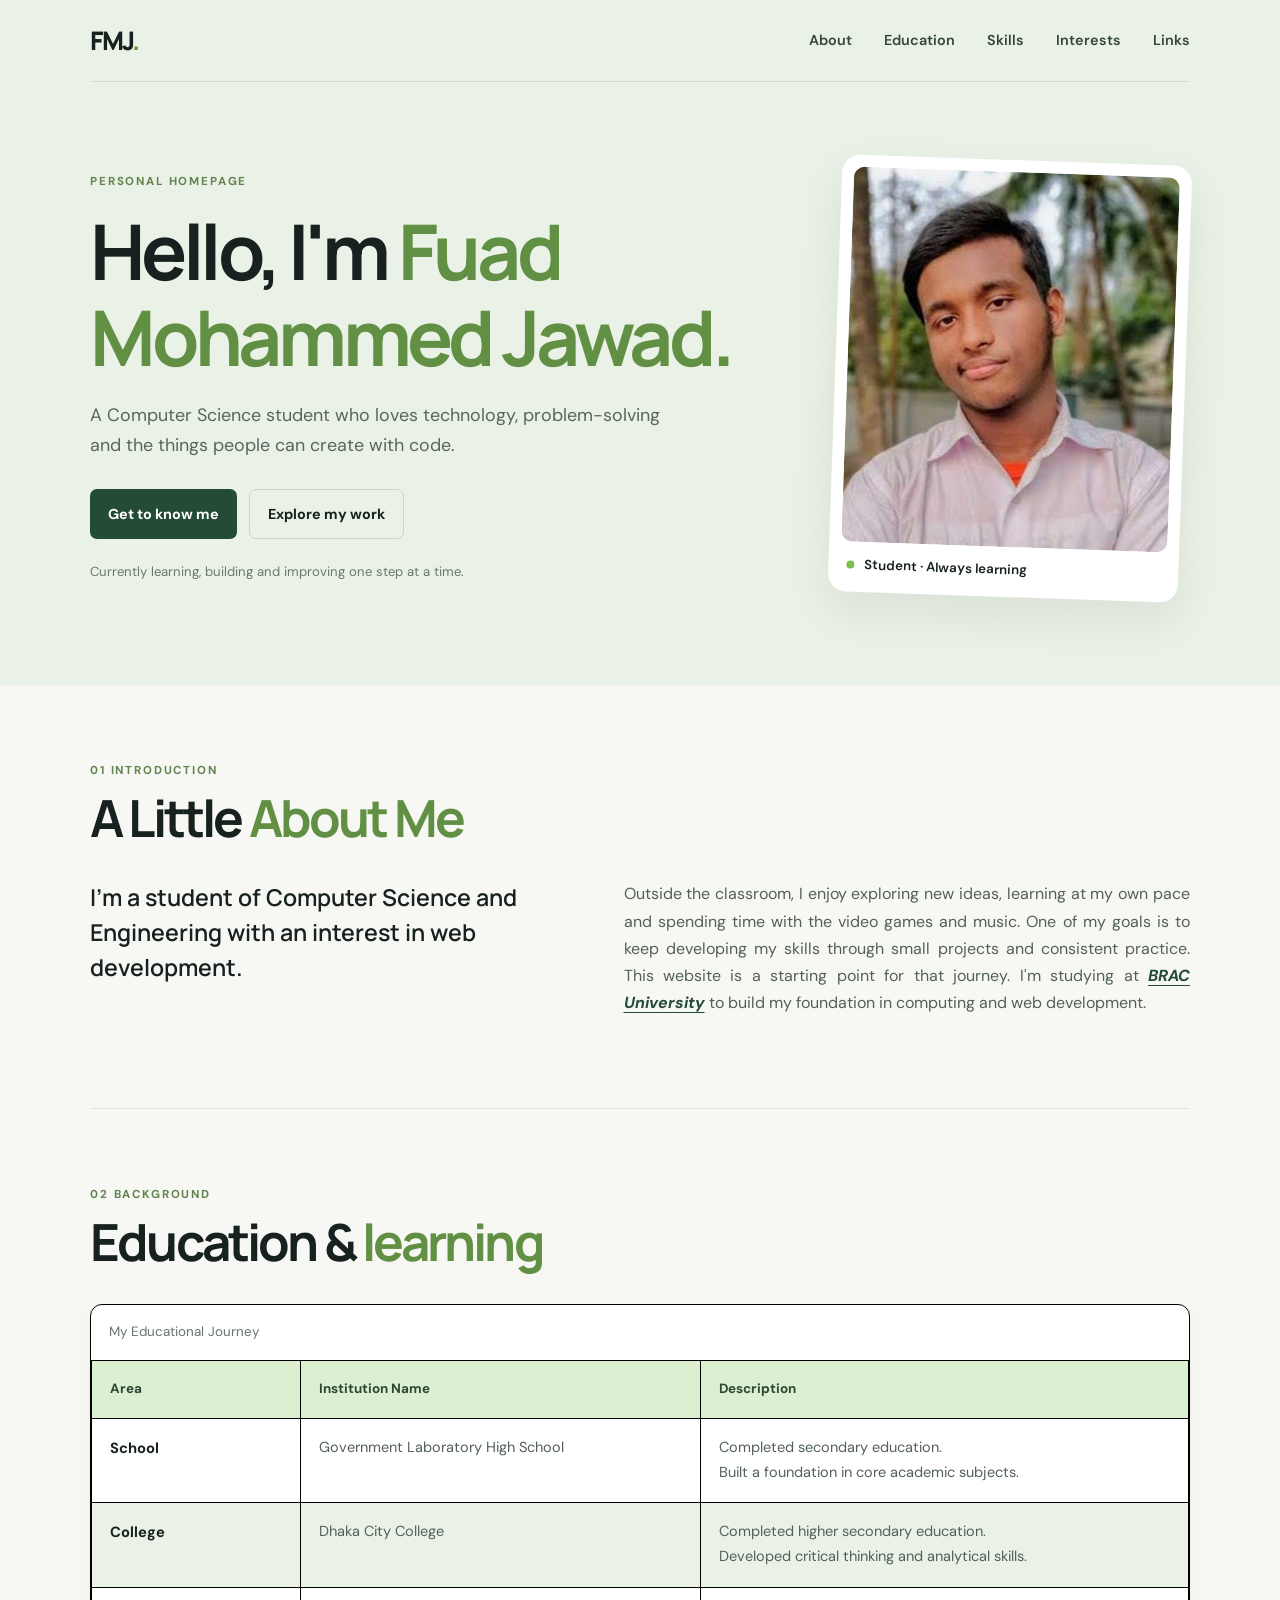
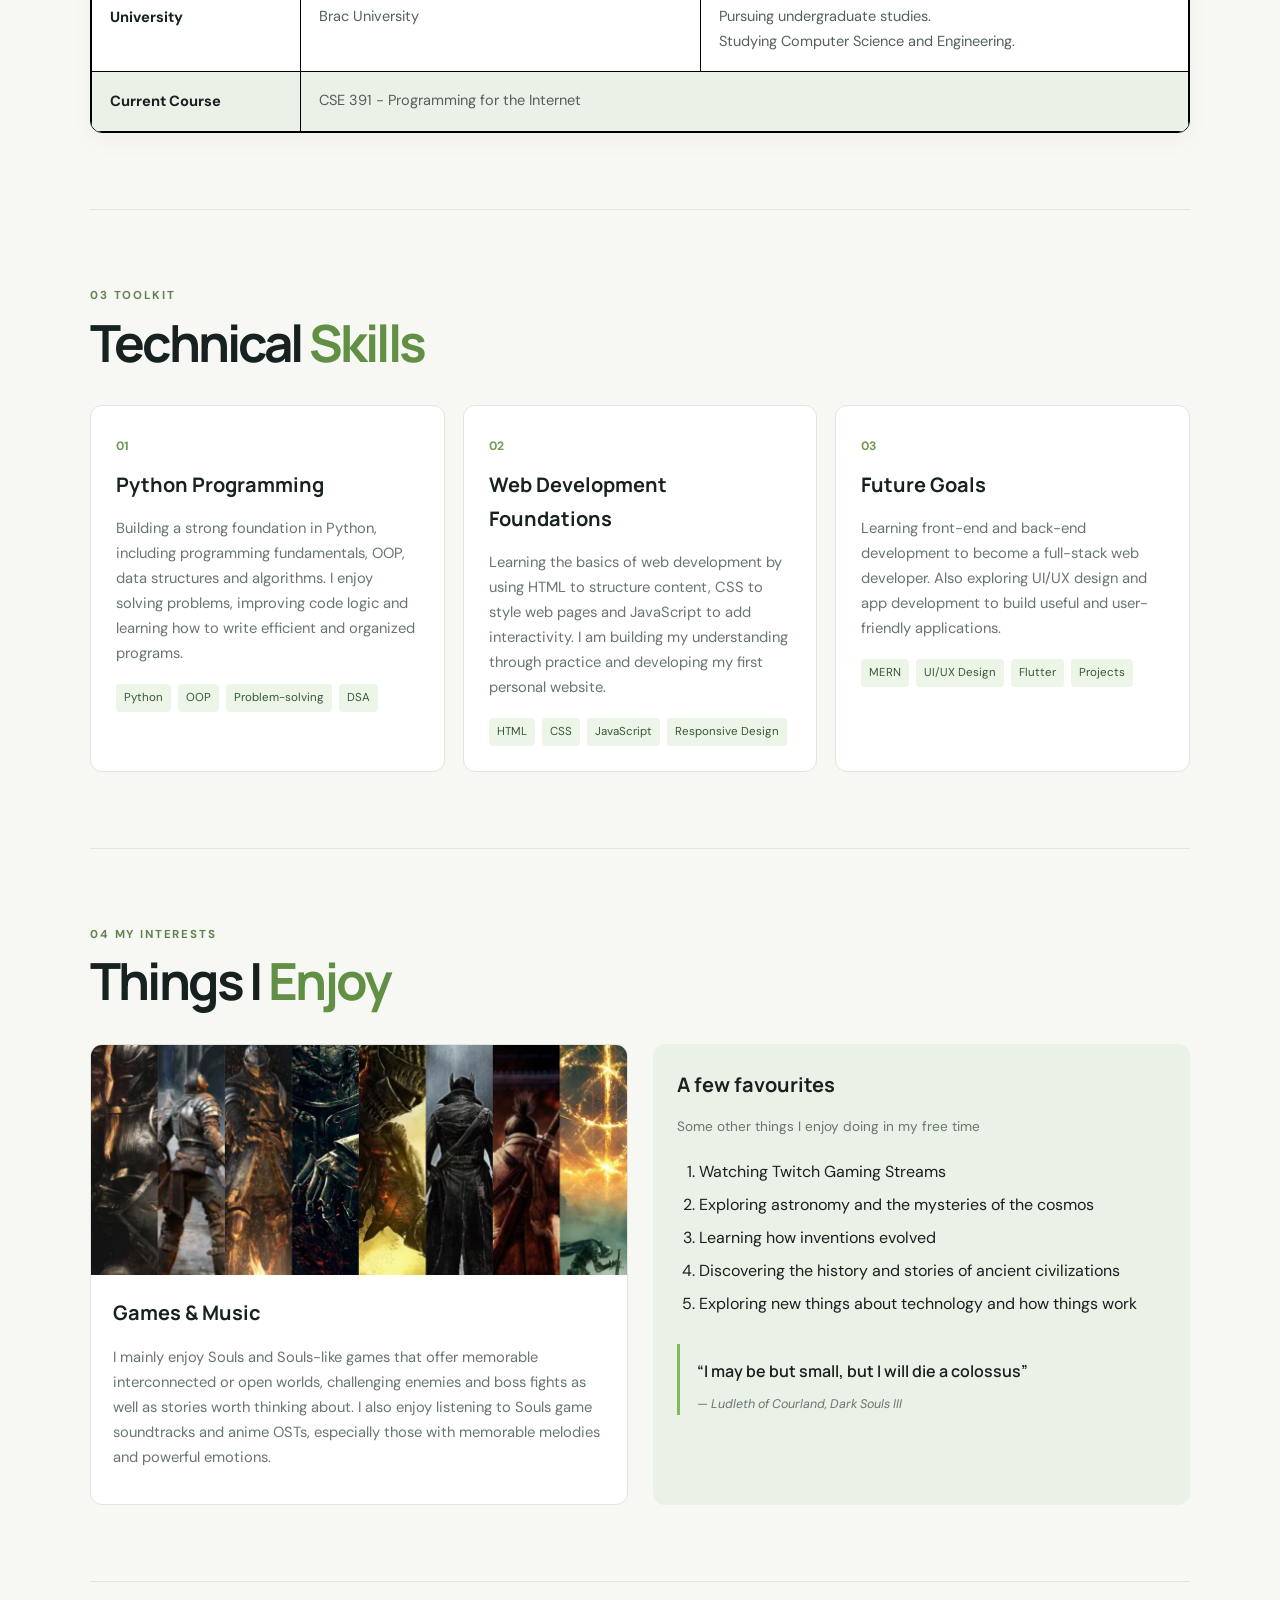
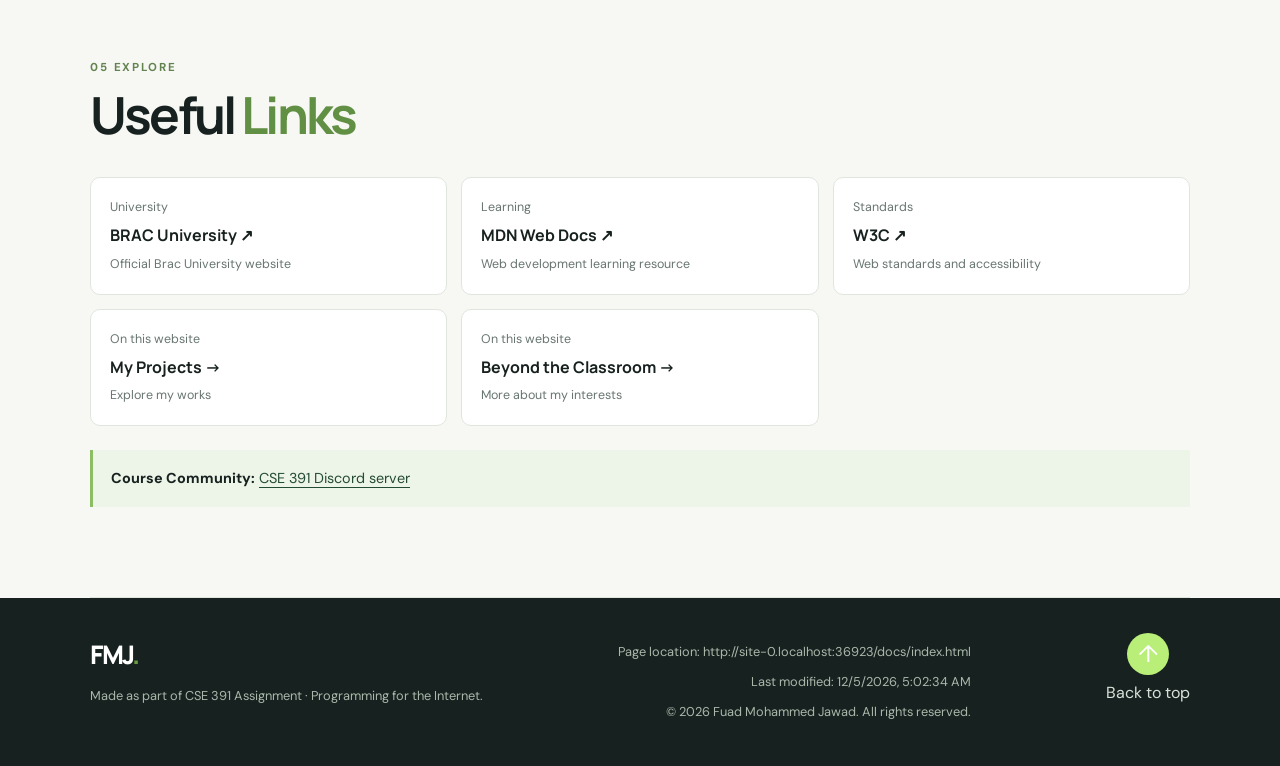
<file: docs/index.html>
<!DOCTYPE html>
<html lang="en">
<head>
  <meta charset="UTF-8">
  <meta name="viewport" content="width=device-width, initial-scale=1.0">
  <meta name="description" content="A personal homepage and portfolio for a Computer Science student.">
  <title>Personal Homepage | Fuad Mohammed Jawad</title>
  <link rel="stylesheet" href="https://fonts.googleapis.com/css2?family=DM+Sans:wght@400;500;600;700&family=Manrope:wght@400;500;600;700;800&display=swap">
  <link rel="stylesheet" href="style.css">
  <style>
    h1{letter-spacing: 0.5px;}
  </style>
  <script src="script.js" defer></script>
</head>
<body>
  <a class="skip-link" href="#main">Skip to content</a>

  <header class="site-header" id="top">
    <div class="nav-wrap">
      <a class="brand" href="index.html">FMJ<span>.</span></a>
      <nav aria-label="main-navigation">
        <a href="#about">About</a>
        <a href="#education">Education</a>
        <a href="#skills">Skills</a>
        <a href="#interests">Interests</a>
        <a href="#links">Links</a>
      </nav>
    </div>
    <div class="hero container">
      <div class="hero-copy">
        <p class="eyebrow">PERSONAL HOMEPAGE</p>
        <h1>Hello, I'm <span>Fuad Mohammed Jawad.</span></h1>
        <p class="hero-text">A Computer Science student who loves technology, problem-solving and the things people can create with code.</p>
        <div class="hero-actions">
          <a class="button primary" href="#about">Get to know me</a>
          <a class="button secondary" href="projects.html">Explore my work</a>
        </div>
        <p class="hero-note">Currently learning, building and improving one step at a time.</p>
      </div>
      <div class="portrait-card">
        <img src="images/FMJ.jpg" alt="Fuad Mohammed Jawad">
        <div class="portrait-caption"><span class="status-dot"></span> Student · Always learning</div>
      </div>
    </div>
  </header>

  <main id="main" class="container">
    <section class="intro section" id="about">
      <div class="section-heading">
        <p class="eyebrow">01 INTRODUCTION</p>
        <h2>A Little <span>About Me</span></h2>
      </div>
      <div class="intro-grid">
        <p class="lead">I'm a student of Computer Science and Engineering with an interest in web development.</p>
        <div class="body-copy">
          <p>Outside the classroom, I enjoy exploring new ideas, learning at my own pace and spending time with the video games and music. One of my goals is to keep developing my skills through small projects and consistent practice. This website is a starting point for that journey. I'm studying at <a href="https://www.bracu.ac.bd/" target="_blank" rel="noopener noreferrer"><em>BRAC University</em></a> to build my foundation in computing and web development.</p>
        </div>
      </div>
    </section>

    <section class="section" id="education">
      <div class="section-heading">
        <p class="eyebrow">02 BACKGROUND</p>
        <h2>Education &amp; <span>learning</span></h2>
      </div>
      <div class="table-wrap">
        <table>
          <caption>My Educational Journey</caption>
          <thead>
            <tr>
              <th scope="col">Area</th>
              <th scope="col">Institution Name</th>
              <th scope="col">Description</th>
            </tr>
          </thead>
          <tbody>
            <tr>
              <th scope="row">School</th>
              <td>Government Laboratory High School</td>
              <td>
                Completed secondary education.<br>
                Built a foundation in core academic subjects.
              </td>
            </tr>
            <tr>
              <th scope="row">College</th>
              <td>Dhaka City College</td>
              <td>
                Completed higher secondary education.<br>
                Developed critical thinking and analytical skills.
              </td>
            </tr>
            <tr>
              <th scope="row">University</th>
              <td>Brac University</td>
              <td>
                Pursuing undergraduate studies.<br>
                Studying Computer Science and Engineering.
              </td>
            </tr>
            <tr>
              <th scope="row">Current Course</th>
              <td colspan="2">CSE 391 - Programming for the Internet</td>
            </tr>
          </tbody>
        </table>
      </div>
    </section>

    <section class="section" id="skills">
      <div class="section-heading">
        <p class="eyebrow">03 TOOLKIT</p>
        <h2>Technical <span>Skills</span></h2>
      </div>
      <div class="cards-grid">
        <article class="info-card">
          <span class="card-number">01</span>
          <h3>Python Programming</h3>
          <p>
            Building a strong foundation in Python, including programming fundamentals, OOP, data structures and algorithms. I enjoy solving problems, improving code logic and learning how to write efficient and organized programs.
          </p>
          <div class="tags">
            <span>Python</span>
            <span>OOP</span>
            <span>Problem-solving</span>
            <span>DSA</span>
          </div>
        </article>
        
        <article class="info-card">
          <span class="card-number">02</span>
          <h3>Web Development Foundations</h3>
          <p>
            Learning the basics of web development by using HTML to structure content, CSS to style web pages and JavaScript to add interactivity. I am building my understanding through practice and developing my first personal website.
          </p>
          <div class="tags">
            <span>HTML</span>
            <span>CSS</span>
            <span>JavaScript</span>
            <span>Responsive Design</span>
          </div>
        </article>

        <article class="info-card">
          <span class="card-number">03</span>
          <h3>Future Goals</h3>
          <p>
            Learning front-end and back-end development to become a full-stack web developer. Also exploring UI/UX design and app development to build useful and user-friendly applications.
          </p>
          <div class="tags">
            <span>MERN</span>
            <span>UI/UX Design</span>
            <span>Flutter</span>
            <span>Projects</span>
          </div>
        </article>
      </div>
    </section>

    <section class="section interests-section" id="interests">
      <div class="section-heading">
        <p class="eyebrow">04 MY INTERESTS</p>
        <h2>
          Things I <span>Enjoy</span>
        </h2>
      </div>
      <div class="interests-grid">
        <div class="interest-feature">
          <img src="images/Souls%20Games.webp" alt="The Souls series" loading="lazy" style="object-position: center 25%">
          <div>
            <h3>Games &amp; Music</h3>
            <p>
              I mainly enjoy Souls and Souls-like games that offer memorable interconnected or open worlds, challenging enemies and boss fights as well as stories worth thinking about. I also enjoy listening to Souls game soundtracks and anime OSTs, especially those with memorable melodies and powerful emotions.
            </p>
          </div>
        </div>
        
        <div class="interest-list">
          <h3>A few favourites</h3>
          <p class="muted">
            Some other things I enjoy doing in my free time
          </p>
          <ol>
            <li>Watching Twitch Gaming Streams</li>
            <li>Exploring astronomy and the mysteries of the cosmos</li>
            <li>Learning how inventions evolved</li>
            <li>Discovering the history and stories of ancient civilizations</li>
            <li>Exploring new things about technology and how things work</li>
          </ol>
          <blockquote>
            “I may be but small, but I will die a colossus”
            <cite>— Ludleth of Courland, Dark Souls III</cite>
          </blockquote>
        </div>
      </div>
    </section>

    <section class="section links-section" id="links">
      <div class="section-heading">
        <p class="eyebrow">05 EXPLORE</p>
        <h2>Useful <span>Links</span></h2>
      </div>
      <div class="link-grid">
        <a class="link-card" href="https://www.bracu.ac.bd/" target="_blank" rel="noopener noreferrer">
          <span>University</span>
          <strong>BRAC University ↗</strong>
          <small>Official Brac University website</small>
        </a>

        <a class="link-card" href="https://developer.mozilla.org/en-US/docs/Learn" target="_blank" rel="noopener noreferrer">
          <span>Learning</span>
          <strong>MDN Web Docs ↗</strong>
          <small>Web development learning resource</small>
        </a>

        <a class="link-card" href="https://www.w3.org/" target="_blank" rel="noopener noreferrer">
          <span>Standards</span>
          <strong>W3C ↗</strong>
          <small>Web standards and accessibility</small>
        </a>

        <a class="link-card" href="projects.html">
          <span>On this website</span>
          <strong>My Projects →</strong>
          <small>Explore my works</small>
        </a>
        
        <a class="link-card" href="hobbies.html">
          <span>On this website</span>
          <strong>Beyond the Classroom →</strong>
          <small>More about my interests</small>
        </a>
      </div>

      <p class="discord-note">
        <strong>Course Community:</strong> <a href="https://discord.gg/DrbyuXnzH" rel="noopener noreferrer">CSE 391 Discord server</a>
      </p>
    </section>
  </main>

  <footer class="site-footer">
    <div class="container footer-inner">
      <div>
        <span class="brand footer-brand">
          FMJ<span>.</span>
        </span>
        <p>Made as part of CSE 391 Assignment · Programming for the Internet.</p>
      </div>
      <div class="footer-meta">
        <p id="page-location">Page location: loading…</p>
        <p id="last-modified">Last modified: loading…</p>
        <p>© <span id="year">2026</span> Fuad Mohammed Jawad. All rights reserved.</p>
      </div>

      <a class="back-to-top" href="#top">
        <span class="back-to-top-icon">↑</span>
        <span>Back to top</span>
      </a>
    </div>
  </footer>
</body>
</html>
</file>
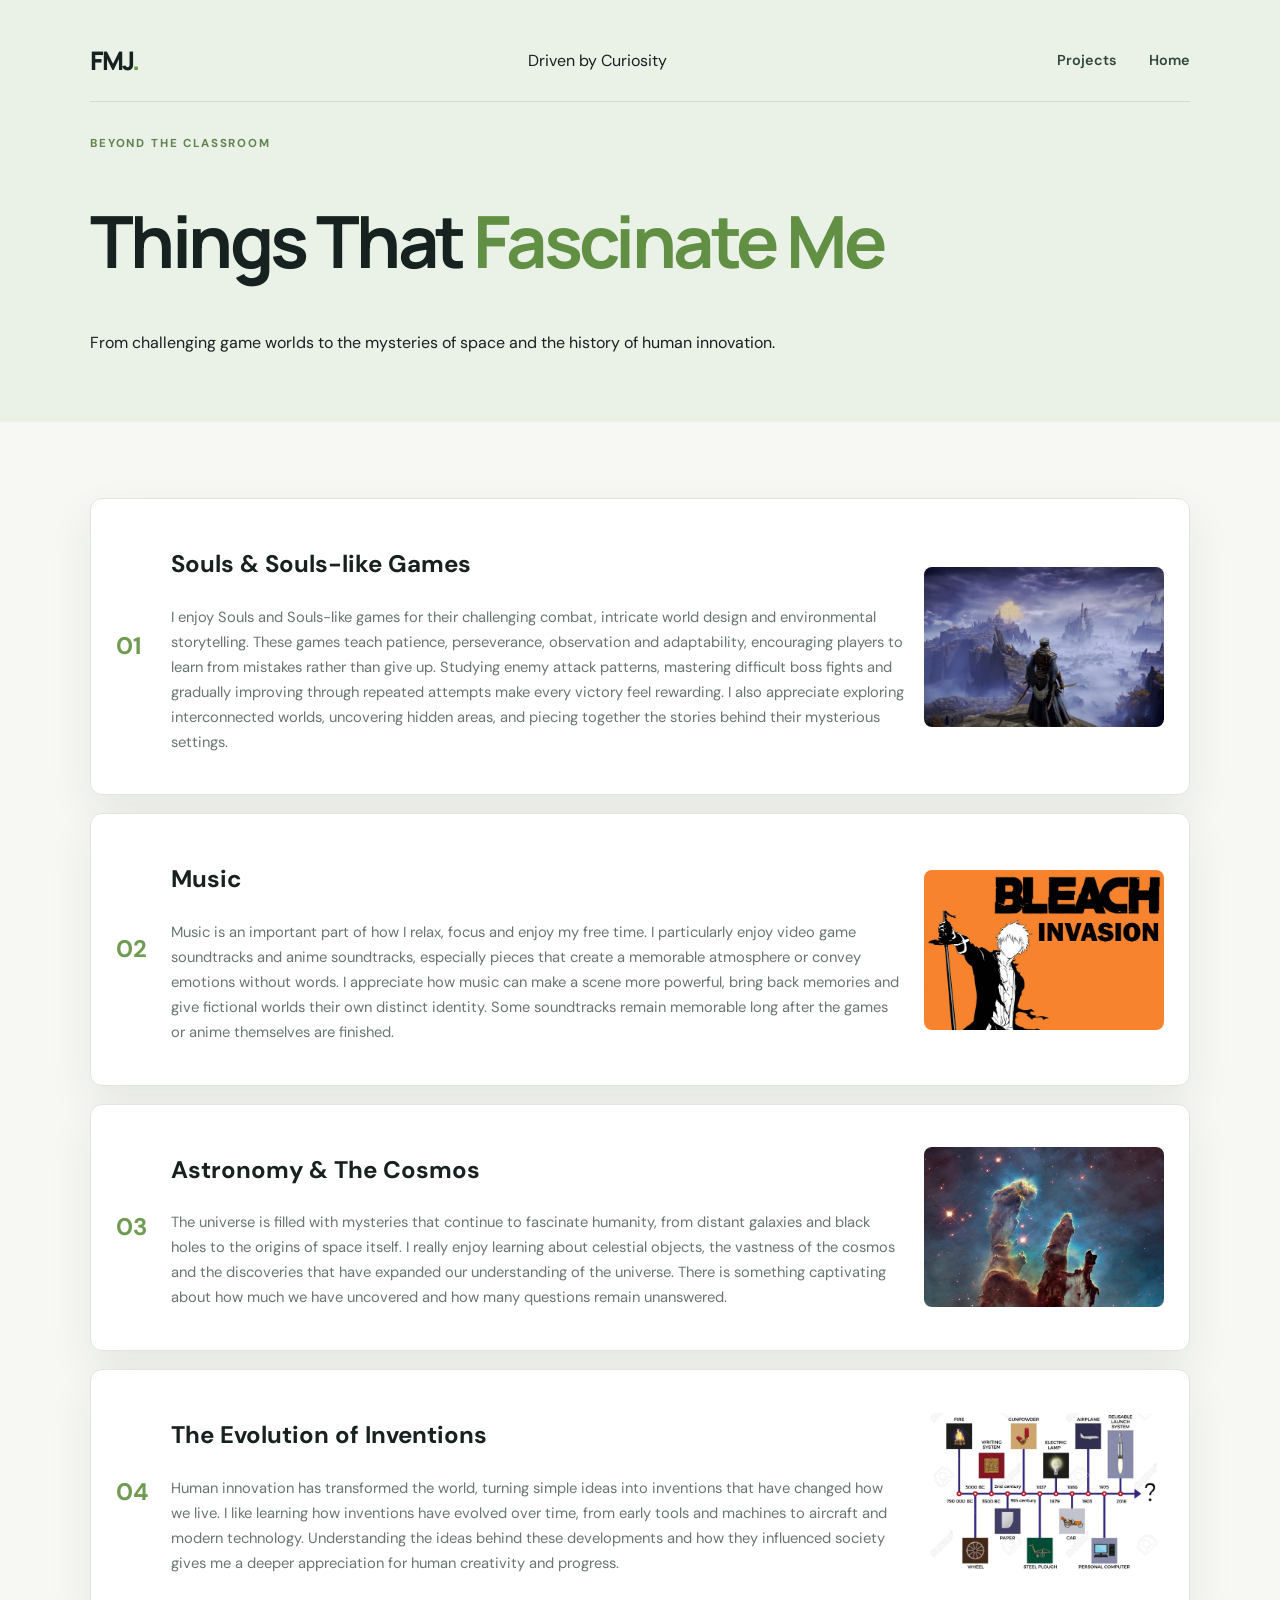
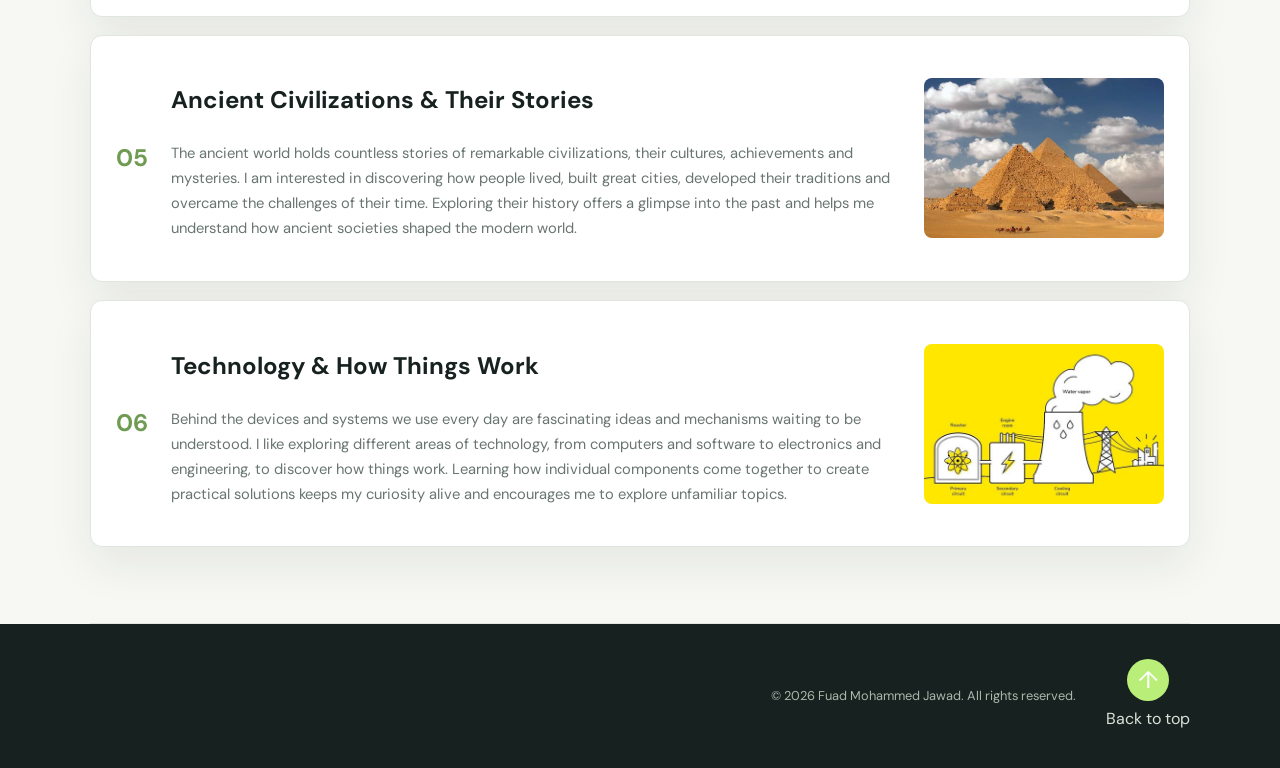
<file: docs/hobbies.html>
<!DOCTYPE html>
<html lang="en">
<head>
  <meta charset="UTF-8">
  <meta name="viewport" content="width=device-width, initial-scale=1.0">
  <title>Hobbies | Fuad Mohammed Jawad</title>
  <link rel="stylesheet" href="https://fonts.googleapis.com/css2?family=DM+Sans:wght@400;500;600;700&family=Manrope:wght@400;500;600;700;800&display=swap">
  <link rel="stylesheet" href="style.css">
</head>
<body id = "top">
  <header class="site-header projects-header">
    <div class="nav-wrap">
      <a class="brand" href="index.html">
        FMJ<span>.</span>
      </a>

      <p class="nav-tagline">Driven by Curiosity</p>

      <nav aria-label="main-navigation">
        <a href="projects.html">Projects</a>
        <a href="index.html">Home</a>
      </nav>
    </div>

    <div class="container" style="padding-block:20px 30px">
      <p class="eyebrow">
        BEYOND THE CLASSROOM
      </p>
      <h1 style="font-family:Manrope,sans-serif;font-size:clamp(2.5rem,7vw,4.5rem);letter-spacing:-.05em;line-height:1.1">
        Things That <span style="color:#618f43">Fascinate Me</span>
      </h1>
      <p>
        From challenging game worlds to the mysteries of space and the history of human innovation.
      </p>
    </div>
  </header>
  <div class="container">
    <div class="section">
      <div class="cards-grid hobbies-grid">
        <article class="info-card hobby-card">
          <span class="card-number">01</span>

          <div class="hobby-content">
            <h2>Souls &amp; Souls-like Games</h2>
            <p>
              I enjoy Souls and Souls-like games for their challenging combat, intricate world design and environmental storytelling. These games teach patience, perseverance, observation and adaptability, encouraging players to learn from mistakes rather than give up. Studying enemy attack patterns, mastering difficult boss fights and gradually improving through repeated attempts make every victory feel rewarding. I also appreciate exploring interconnected worlds, uncovering hidden areas, and piecing together the stories behind their mysterious settings.
            </p>
          </div>

          <div class="hobby-image">
            <img src="images/Elden%20Ring.png" alt="The Beauty of Elden Ring">
          </div>
        </article>

        <article class="info-card hobby-card">
          <span class="card-number">02</span>

          <div class="hobby-content">
            <h2>Music</h2>
            <p>
              Music is an important part of how I relax, focus and enjoy my free time. I particularly enjoy video game soundtracks and anime soundtracks, especially pieces that create a memorable atmosphere or convey emotions without words. I appreciate how music can make a scene more powerful, bring back memories and give fictional worlds their own distinct identity. Some soundtracks remain memorable long after the games or anime themselves are finished.
            </p>
          </div>

          <div class="hobby-image">
            <img src="images/Invasion.jpg" alt="Invasion OST(From the anime 'Bleach')">
          </div>
        </article>

        <article class="info-card hobby-card">
          <span class="card-number">03</span>

          <div class="hobby-content">
            <h2>Astronomy &amp; The Cosmos</h2>
            <p>
              The universe is filled with mysteries that continue to fascinate humanity, from distant galaxies and black holes to the origins of space itself. I really enjoy learning about celestial objects, the vastness of the cosmos and the discoveries that have expanded our understanding of the universe. There is something captivating about how much we have uncovered and how many questions remain unanswered.
            </p>
          </div>

          <div class="hobby-image">
            <img src="images/Hubble-Pillars-of-Creation.webp" alt="The Wonders of the Cosmos">
          </div>
        </article>

        <article class="info-card hobby-card">
          <span class="card-number">04</span>

          <div class="hobby-content">
            <h2>The Evolution of Inventions</h2>
            <p>
              Human innovation has transformed the world, turning simple ideas into inventions that have changed how we live. I like learning how inventions have evolved over time, from early tools and machines to aircraft and modern technology. Understanding the ideas behind these developments and how they influenced society gives me a deeper appreciation for human creativity and progress.
            </p>
          </div>

          <div class="hobby-image">
            <img src="images/Evolution%20of%20Invensions.jpg" alt="The Evolution of Human Ingenuity" style="object-position: center;">
          </div>
        </article>

        <article class="info-card hobby-card">
          <span class="card-number">05</span>

          <div class="hobby-content">
            <h2>Ancient Civilizations &amp; Their Stories</h2>
            <p>
              The ancient world holds countless stories of remarkable civilizations, their cultures, achievements and mysteries. I am interested in discovering how people lived, built great cities, developed their traditions and overcame the challenges of their time. Exploring their history offers a glimpse into the past and helps me understand how ancient societies shaped the modern world.
            </p>
          </div>

          <div class="hobby-image">
            <img src="images/Pyramids.jpg" alt="The Pyramids of Giza rising above the Egyptian desert">
          </div>
        </article>

        <article class="info-card hobby-card">
          <span class="card-number">06</span>

          <div class="hobby-content">
            <h2>Technology &amp; How Things Work</h2>
            <p>
              Behind the devices and systems we use every day are fascinating ideas and mechanisms waiting to be understood. I like exploring different areas of technology, from computers and software to electronics and engineering, to discover how things work. Learning how individual components come together to create practical solutions keeps my curiosity alive and encourages me to explore unfamiliar topics.
            </p>
          </div>

          <div class="hobby-image">
            <img src="images/Nuclear%20Reactor.jpg" alt="The Wonders of Modern Technology">
          </div>
        </article>
      </div>
    </div>
  </div>
  
  <footer class="site-footer">
    <div class="container footer-inner">
      <div class="footer-meta">
        <p>© 2026 Fuad Mohammed Jawad. All rights reserved.</p>
      </div>

      <a class="back-to-top" href="#top">
        <span class="back-to-top-icon">↑</span>
        <span>Back to top</span>
      </a>
    </div>
  </footer>
</body>
</html>
</file>
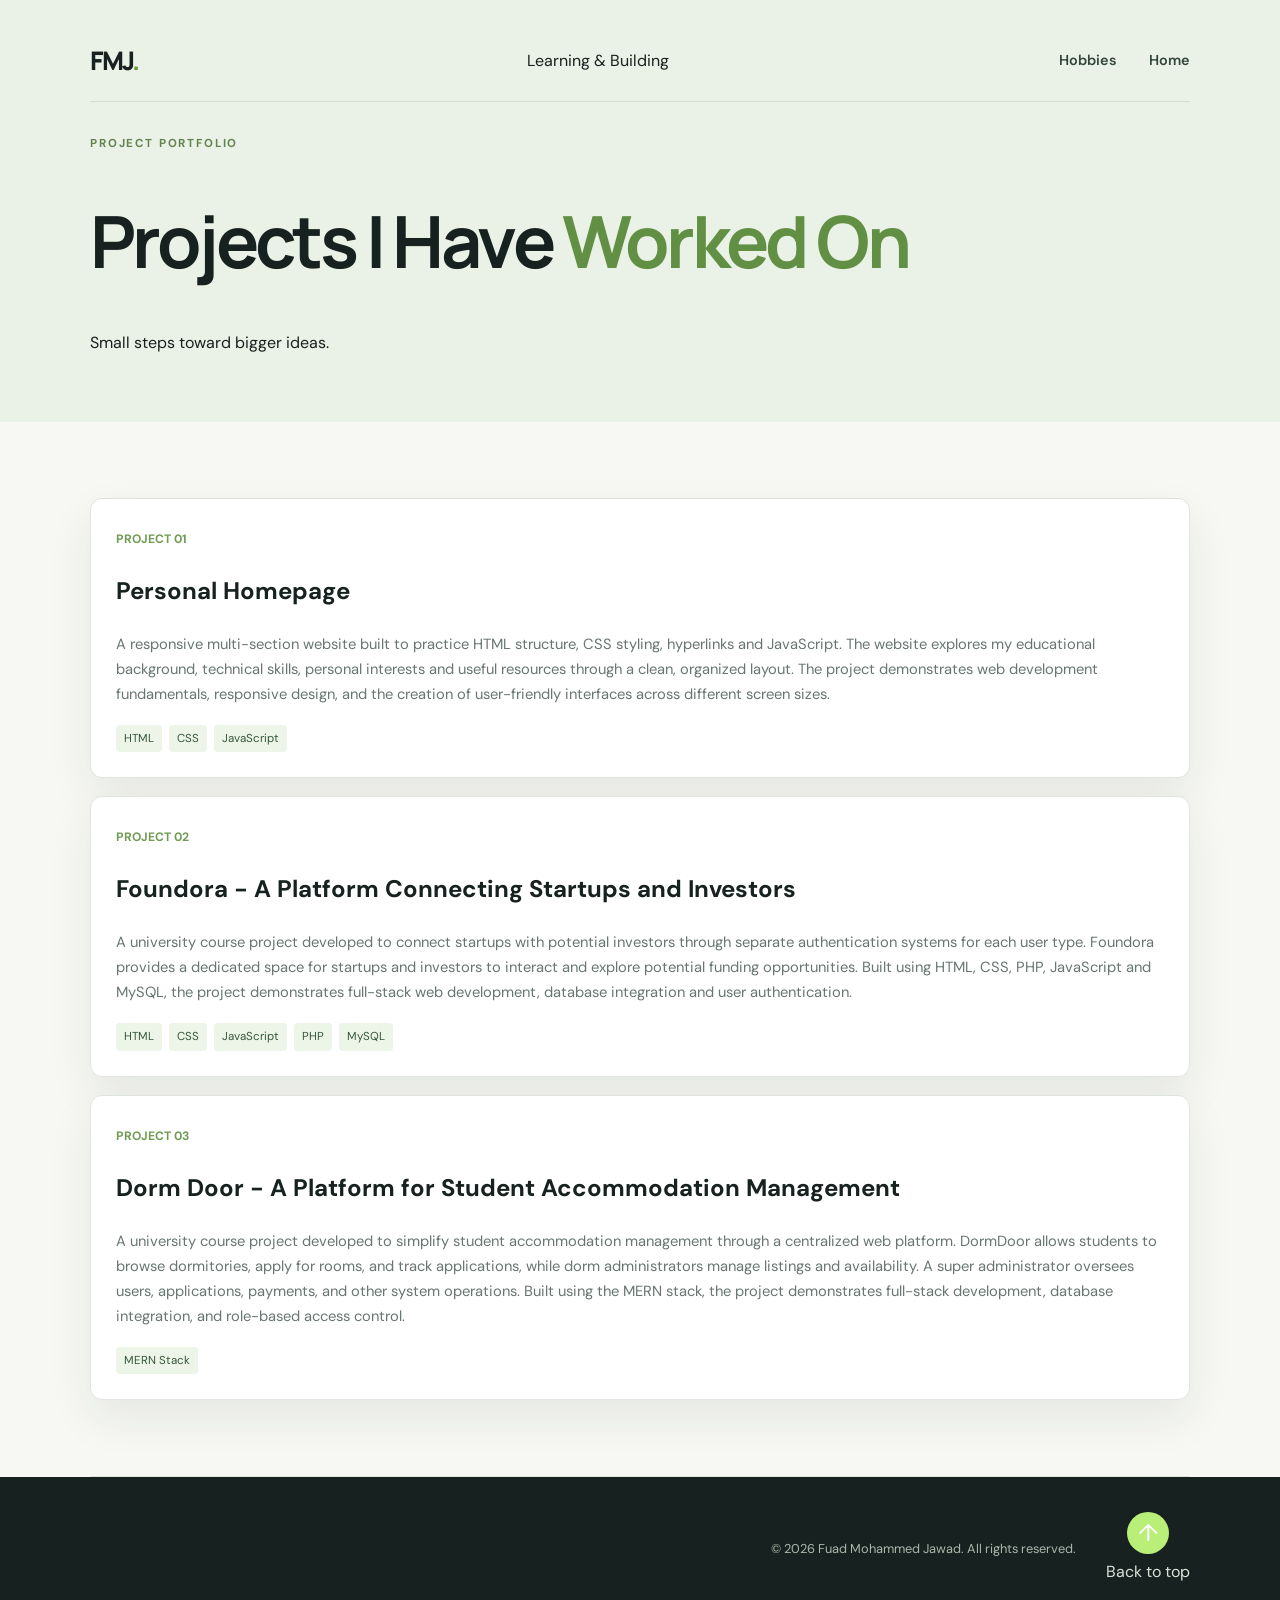
<file: docs/projects.html>
<!DOCTYPE html>
<html lang="en">
<head>
  <meta charset="UTF-8">
  <meta name="viewport" content="width=device-width, initial-scale=1.0">
  <title>Projects | Fuad Mohammed Jawad</title>
  <link rel="stylesheet" href="https://fonts.googleapis.com/css2?family=DM+Sans:wght@400;500;600;700&family=Manrope:wght@400;500;600;700;800&display=swap">
  <link rel="stylesheet" href="style.css">
</head>
<body id ="top">
  <header class="site-header projects-header">
    <div class="nav-wrap">
      <a class="brand" href="index.html">
        FMJ<span>.</span>
      </a>

      <p class="nav-tagline">Learning &amp; Building</p>

      <nav aria-label="main-navigation">
        <a href="hobbies.html">Hobbies</a>
        <a href="index.html">Home</a>
      </nav>
    </div>

    <div class="container" style="padding-block:20px 30px">
      <p class="eyebrow">PROJECT PORTFOLIO</p>
      <h1 style="font-family:Manrope,sans-serif;font-size:clamp(2.5rem,7vw,4.5rem);letter-spacing:-.05em;line-height:1.1">
        Projects I Have <span style="color:#618f43">Worked On</span>
      </h1>
      <p>Small steps toward bigger ideas.</p>
    </div>
  </header>
  
  <div class="container">
    <div class="section">
      <div class="cards-grid projects-grid">
        <article class="info-card">
          <span class="card-number">PROJECT 01</span>
          <h2>Personal Homepage</h2>
          <p>
            A responsive multi-section website built to practice HTML structure, CSS styling, hyperlinks and JavaScript. The website explores my educational background, technical skills, personal interests and useful resources through a clean, organized layout. The project demonstrates web development fundamentals, responsive design, and the creation of user-friendly interfaces across different screen sizes.
          </p>
          <div class="tags">
            <span>HTML</span>
            <span>CSS</span>
            <span>JavaScript</span>
          </div>
        </article>

        <article class="info-card">
          <span class="card-number">PROJECT 02</span>
          <h2>Foundora - A Platform Connecting Startups and Investors</h2>
          <p>
            A university course project developed to connect startups with potential investors through separate authentication systems for each user type. Foundora provides a dedicated space for startups and investors to interact and explore potential funding opportunities. Built using HTML, CSS, PHP, JavaScript and MySQL, the project demonstrates full-stack web development, database integration and user authentication.
          </p>
          <div class="tags">
            <span>HTML</span>
            <span>CSS</span>
            <span>JavaScript</span>
            <span>PHP</span>
            <span>MySQL</span>
          </div>
        </article>

        <article class="info-card">
          <span class="card-number">PROJECT 03</span>
          <h2>Dorm Door - A Platform for Student Accommodation Management</h2>
          <p>
            A university course project developed to simplify student accommodation management through a centralized web platform. DormDoor allows students to browse dormitories, apply for rooms, and track applications, while dorm administrators manage listings and availability. A super administrator oversees users, applications, payments, and other system operations. Built using the MERN stack, the project demonstrates full-stack development, database integration, and role-based access control.
          </p>
          <div class="tags">
            <span>MERN Stack</span>
          </div>
        </article>
      </div>
    </div>
  </div>
  
  
  <footer class="site-footer">
      <div class="container footer-inner">
          <div class="footer-meta">
              <p>© 2026 Fuad Mohammed Jawad. All rights reserved.</p>
          </div>

          <a class="back-to-top" href="#top">
              <span class="back-to-top-icon">↑</span>
              <span>Back to top</span>
          </a>
      </div>
  </footer>
</body>
</html>
</file>
<file: docs/style.css>
:root{
    --ink:#17211f;
    --muted:#687571;
    --paper:#f7f8f4;--white:#fff;
    --green:#b9ef78;
    --green-dark:#244b35;
    --line:#e0e6de;
    --shadow:0 18px 45px rgba(23,33,31,.08)}

*{box-sizing:border-box}

html{
    scroll-behavior:smooth;
    scroll-padding-top:24px}

body{
    margin:0;
    background:var(--paper);
    color:var(--ink);
    font-family:"DM Sans",Arial,sans-serif;
    line-height:1.7}
    
img{
    max-width:100%;
    display:block}
    
a{
    color:var(--green-dark);
    text-underline-offset:4px}
    
a:hover{
    color:#537c25}

a:focus-visible{
    outline:3px solid #699a42;
    outline-offset:4px}

.container{
    width:min(1100px,calc(100% - 40px));
    margin-inline:auto}

.skip-link{
    position:absolute;
    top:-50px;
    left:12px;
    background:white;
    padding:8px 12px;
    z-index:20}

.skip-link:focus{top:12px}

.site-header{
    background:#eaf1e6;
    overflow:hidden}

.projects-header {
    padding-top: 20px;
    padding-bottom: 20px;
}

.nav-wrap{
    width:min(1100px,calc(100% - 40px));
    margin:auto;
    min-height:82px;
    display:flex;
    align-items:center;
    justify-content:space-between;
    gap:24px;
    border-bottom:1px solid rgba(36,75,53,.12)}

.brand{
    font-family:Manrope,sans-serif;
    font-size:1.6rem;
    font-weight:800;
    letter-spacing:-.08em;
    text-decoration:none;color:var(--ink)}

.brand span{color:#689a3f}

.nav-wrap nav{
    display:flex;
    gap:clamp(12px,3vw,32px);
    flex-wrap:wrap}

.nav-wrap nav a{
    font-size:.9rem;
    font-weight:600;
    text-decoration:none;
    color:#33463b}

.nav-wrap nav a:hover{color:#689a3f}

.hero{
    display:grid;
    grid-template-columns:1.3fr .7fr;
    gap:70px;
    align-items:center;
    padding-block:78px 88px}

.eyebrow{
    font-size:.72rem;
    font-weight:700;
    letter-spacing:.16em;
    color:#62834f}

.hero h1,.section-heading h2{
    font-family:Manrope,sans-serif;
    letter-spacing:-.055em;
    line-height:1.12}

.hero h1{
    font-size:clamp(2.8rem,6vw,5.1rem);
    margin:16px 0 20px;
    max-width:650px}

.hero h1 span,.section-heading h2 span{color:#618f43}

.hero-text{
    font-size:1.12rem;
    max-width:570px;
    color:#58665d}
    
.hero-actions{
    display:flex;
    gap:12px;
    flex-wrap:wrap;
    margin-top:28px}

.button{
    display:inline-flex;
    align-items:center;
    gap:12px;padding:12px 18px;
    border-radius:7px;
    text-decoration:none;
    font-weight:700;
    font-size:.9rem;
    transition:transform .2s,background .2s}

.button:hover{transform:translateY(-2px)}

.primary{
    background:var(--green-dark);
    color:white}

.primary:hover{
    background:#396b48;
    color:white}

.secondary{
    border:1px solid #cbd7c7;
    color:var(--ink)}

.secondary:hover{
    background:white;
    color:var(--ink)}

.hero-note{
    font-size:.82rem;
    color:#6c786f;
    margin-top:22px}

.portrait-card{
    background:white;
    padding:12px;
    border-radius:18px;
    box-shadow:var(--shadow);
    transform:rotate(2deg);
    max-width:350px;
    justify-self:center}

.portrait-card img{
    width:100%;
    aspect-ratio:4/4.6;
    object-fit:cover;
    border-radius:11px;
    background:#dbe6d6}

.portrait-caption{
    padding:12px 6px 4px;
    font-size:.83rem;
    font-weight:600}

.status-dot{
    display:inline-block;
    width:8px;
    height:8px;
    border-radius:50%;
    background:#7dbd4c;
    margin-right:7px}

.section{
    padding-block:76px;
    border-bottom:1px solid var(--line)}

.section-heading{margin-bottom:34px}

.section-heading h2{
    font-size:clamp(2rem,4vw,3.2rem);
    margin:8px 0}

.section-heading .eyebrow{margin:0}

.intro-grid{
    display:grid;
    grid-template-columns:.9fr 1.1fr;
    gap:70px}

.lead{
    font-family:Manrope,sans-serif;
    font-size:1.45rem;
    line-height:1.5;
    font-weight:600;
    margin:0}

.body-copy{
    color:#53605a;
    text-align:justify}

.body-copy p:first-child{margin-top:0}

.body-copy a{font-weight:700}

.table-wrap{
    width:100%;
    overflow-x:auto;
    border:1px solid black;
    border-radius:12px;
    background:white;
    box-shadow:0 8px 24px rgba(23,33,31,.035)}

table{
    width:100%;
    border-collapse:collapse;
    min-width:620px;
    text-align:left}

caption{
    text-align:left;
    padding:16px 18px;
    color:var(--muted);
    font-size:.84rem}

th,td{
    padding:17px 18px;
    border:1px solid black;
    vertical-align:top}

thead th{
    background:#dcefd1;
    color:#2b4833;
    font-size:.84rem}

tbody tr:nth-child(even){background:#eaf1e6}

tbody tr:hover{background:#eaf4e3}

tbody th{font-size:.92rem}td{
    font-size:.91rem;
    color:#53605a}

.cards-grid{
    display:grid;
    grid-template-columns:repeat(3,1fr);
    gap:18px}

.info-card{
    background:white;
    border:1px solid var(--line);
    border-radius:12px;
    padding:25px;
    transition:transform .2s,box-shadow .2s}

.info-card:hover{
    transform:translateY(-5px);
    box-shadow:var(--shadow)}

.projects-grid {
  grid-template-columns: 1fr;
  gap: 18px;
}

.projects-grid .info-card {
    border-radius: 12px;
    border: 1px solid var(--line);
    box-shadow: var(--shadow);
}

.projects-grid .info-card:first-child {
  border-top: 1px solid #dce4d8;
}

.projects-grid .card-number {
  grid-column: 1;
  grid-row: 1;
}

.projects-grid .info-card h3,
.projects-grid .info-card p,
.projects-grid .info-card .tags {
  grid-column: 2;
}

@media (max-width: 600px) {
  .projects-grid .info-card {
    grid-template-columns: 1fr;
    row-gap: 12px;
  }

  .projects-grid .card-number,
  .projects-grid .info-card h3,
  .projects-grid .info-card p,
  .projects-grid .info-card .tags {
    grid-column: 1;
    grid-row: auto;
  }
}

.hobbies-grid {
    grid-template-columns: 1fr;
    gap: 18px;
}

.hobbies-grid .card-number {
    font-size: 1.5rem;
    font-weight: 700;
}

.hobbies-grid .hobby-card {
    display: grid;
    grid-template-columns: 35px minmax(0, 1fr) 240px;
    gap: 20px;
    align-items: center;
    border-radius: 12px;
    border: 1px solid var(--line);
    box-shadow: var(--shadow);
}

.hobby-content h3 {
    margin-top: 0;
}

.hobby-image img {
    display: block;
    width: 100%;
    height: 160px;
    object-fit: cover;
    object-position: top;
    border-radius: 8px;
}

@media (max-width: 700px) {
    .hobbies-grid .hobby-card {
        grid-template-columns: 35px minmax(0, 1fr);
        gap: 14px;
    }

    .hobby-image {
        grid-column: 2;
    }

    .hobby-image img {
        height: 180px;
    }
}

.card-number{
    font-size:.76rem;
    font-weight:700;
    color:#709b53}

.info-card h3,.interest-feature h3,.interest-list h3{
    font-family:Manrope,sans-serif;
    font-size:1.25rem;
    margin:9px 0}

.info-card p,.interest-feature p{
    font-size:.92rem;
    color:var(--muted)}

.tags{
    display:flex;
    gap:7px;
    flex-wrap:wrap;
    margin-top:18px}

.tags span{
    font-size:.72rem;
    background:#edf4e8;
    color:#36583b;
    border-radius:4px;
    padding:4px 8px}

.interests-grid{
    display:grid;
    grid-template-columns:1fr 1fr;
    gap:25px;
    align-items:stretch}

.interest-feature{
    background:white;
    border:1px solid var(--line);
    border-radius:12px;
    overflow:hidden}

.interest-feature img{
    width:100%;
    height:230px;
    object-fit:cover}

.interest-feature div{padding:12px 22px 20px}

.interest-list{
    padding:24px;
    background:#eaf1e6;
    border-radius:12px}

.interest-list h3{margin-top:0}

.muted{
    font-size:.85rem;
    color:var(--muted)}ol{padding-left:22px}li{padding:3px 0}

blockquote{
    margin:24px 0 0;
    padding:14px 0 0 17px;
    border-left:3px solid #86b85e;
    font-family:Manrope,sans-serif;
    font-weight:600}

cite{
    display:block;
    font-family:"DM Sans",sans-serif;
    font-size:.78rem;
    font-weight:400;
    color:var(--muted);
    margin-top:8px}

.link-grid{
    display:grid;
    grid-template-columns:repeat(3,1fr);
    gap:14px}

.link-card{
    background:white;
    border:1px solid var(--line);
    border-radius:10px;
    padding:19px;
    text-decoration:none;
    display:flex;
    flex-direction:column;
    gap:4px;
    transition:border-color .2s,transform .2s}

.link-card:hover{
    border-color:#92b879;
    transform:translateY(-3px)}

.link-card span,.link-card small{
    font-size:.78rem;
    color:var(--muted)}

.link-card strong{
    font-family:Manrope,sans-serif;
    font-size:1rem;color:var(--ink)}

.discord-note{
    margin-top:24px;
    padding:16px 18px;
    border-left:3px solid #8bbd65;
    background:#edf4e8;
    font-size:.9rem}

.site-footer{
    background:#17211f;
    color:#d9e2d9;
    padding:35px 0}

.footer-inner{
    display:flex;
    justify-content:space-between;
    gap:30px;
    align-items:flex-start}

.footer-brand{color:white}

.site-footer p{
    font-size:.8rem;
    color:#aab8ac;
    margin:8px 0}

.footer-meta{text-align:right}

.footer-meta p{overflow-wrap:anywhere}

.back-to-top {
    display: inline-flex;
    flex-direction: column;
    align-items: center;
    justify-content: center;
    gap: 4px;
    text-decoration: none;
    color: inherit;
}

.back-to-top-icon {
    display: flex;
    align-items: center;
    justify-content: center;
    width: 42px;
    height: 42px;
    border-radius: 50%;
    background-color: var(--green);
    color: white;
    font-size: 1.5rem;
    line-height: 1;
    transition: background-color 0.2s, transform 0.2s;
}

.back-to-top:hover .back-to-top-icon {
    background-color: var(--green-dark);
    transform: translateY(-3px);
}

.footer-inner:has(.footer-meta):not(:has(.footer-brand)) {
    justify-content: flex-end;
    align-items: center;
    gap: 30px;
}

.footer-inner:not(:has(.footer-brand)) .footer-meta {
    text-align: right;
}

@media(max-width:760px){
    .nav-wrap{
        align-items:flex-start;
        padding-block:18px;
        flex-direction:column}
    .nav-wrap nav{gap:10px 18px}
    
    .hero{
        grid-template-columns:1fr;
        gap:35px;
        padding-block:52px}
    
    .hero h1{font-size:clamp(2.7rem,12vw,4rem)}
    
    .portrait-card{
        width:min(280px,80%);
        justify-self:start}
    
    .intro-grid,.interests-grid{
        grid-template-columns:1fr;
        gap:22px}
    
    .section{padding-block:55px}
    
    .cards-grid,.link-grid{grid-template-columns:1fr 1fr}
    
    .footer-inner{flex-direction:column}
    
    .footer-meta{text-align:left}}
    
@media(max-width:480px){
    .container,.nav-wrap{width:calc(100% - 28px)}
    
    .cards-grid,.link-grid{grid-template-columns:1fr}
    
    .hero-actions{
        align-items:stretch;
        flex-direction:column}
    
    .button{justify-content:center}
    
    .section-heading{margin-bottom:25px}
    
    .interest-feature img{height:190px}}
    
@media(prefers-reduced-motion:reduce){    
    html{scroll-behavior:auto}
    *,*::before,*::after{transition:none!important}}
</file>
